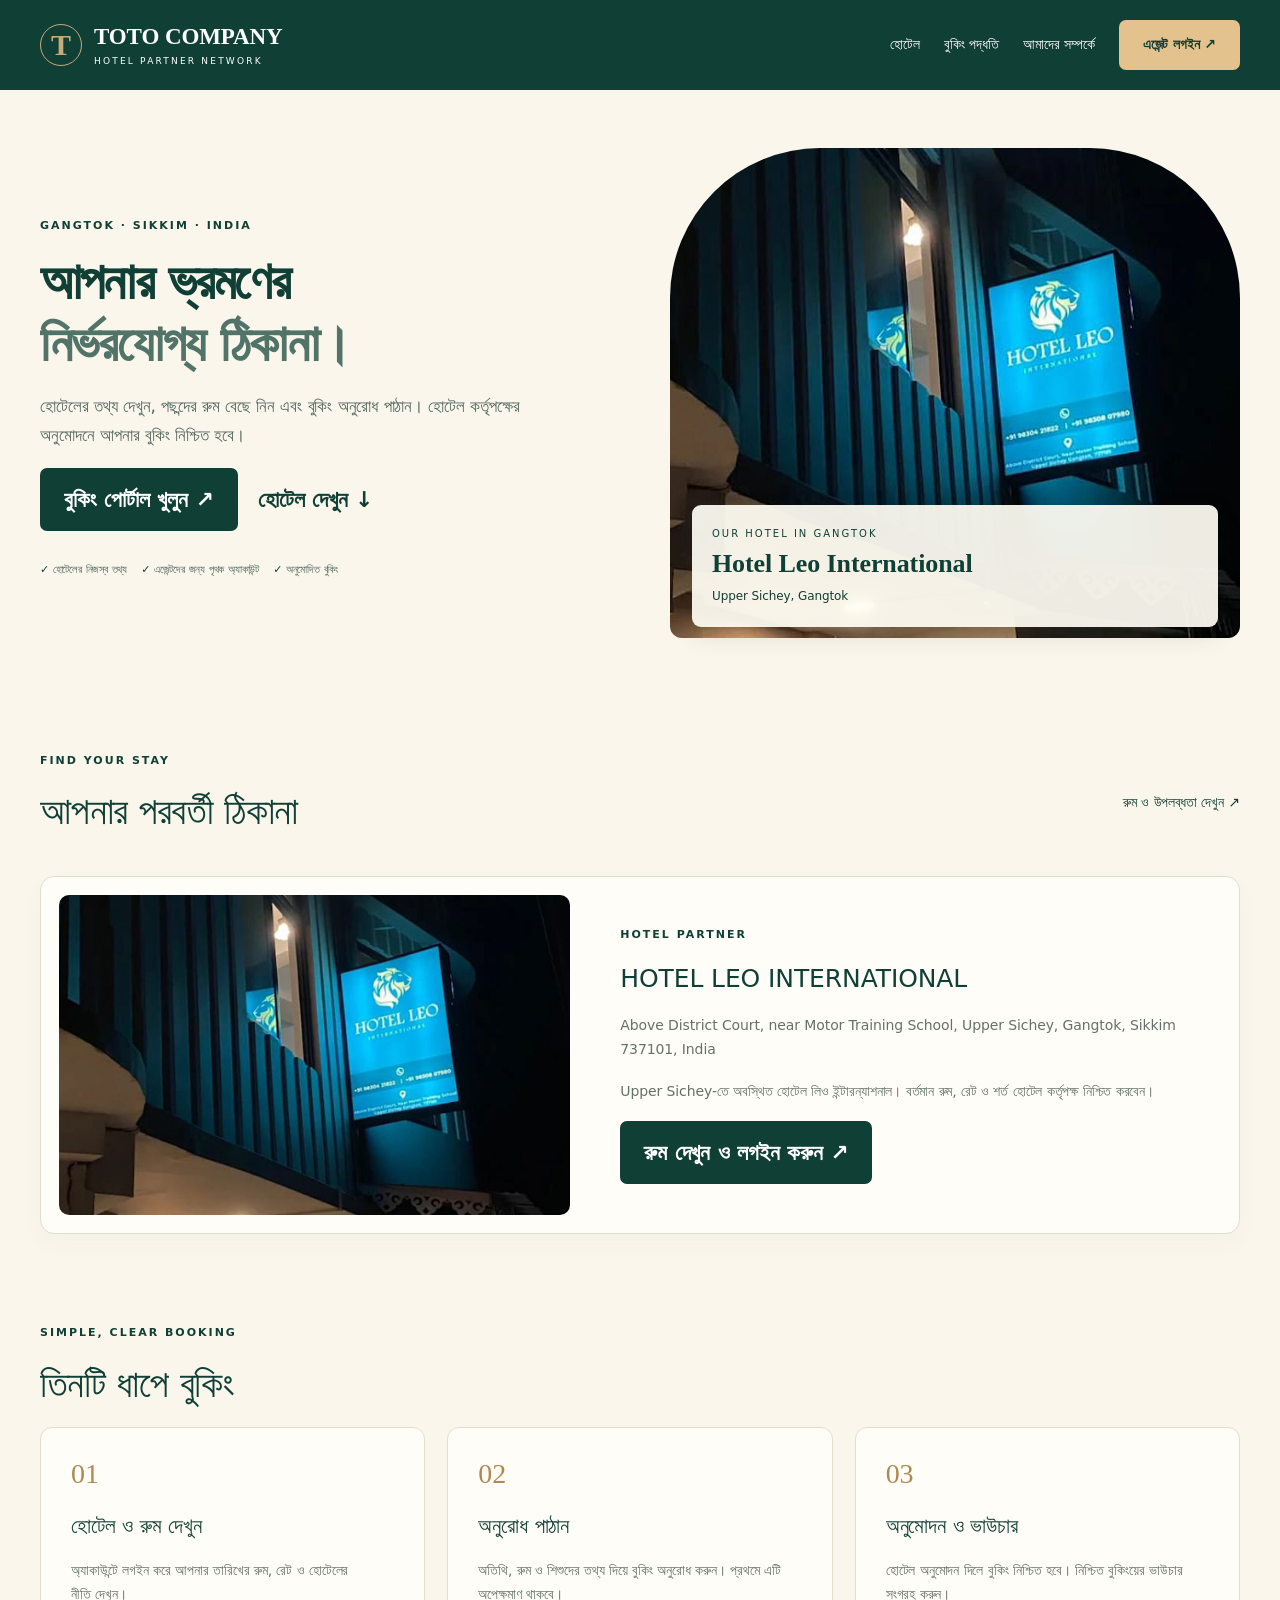
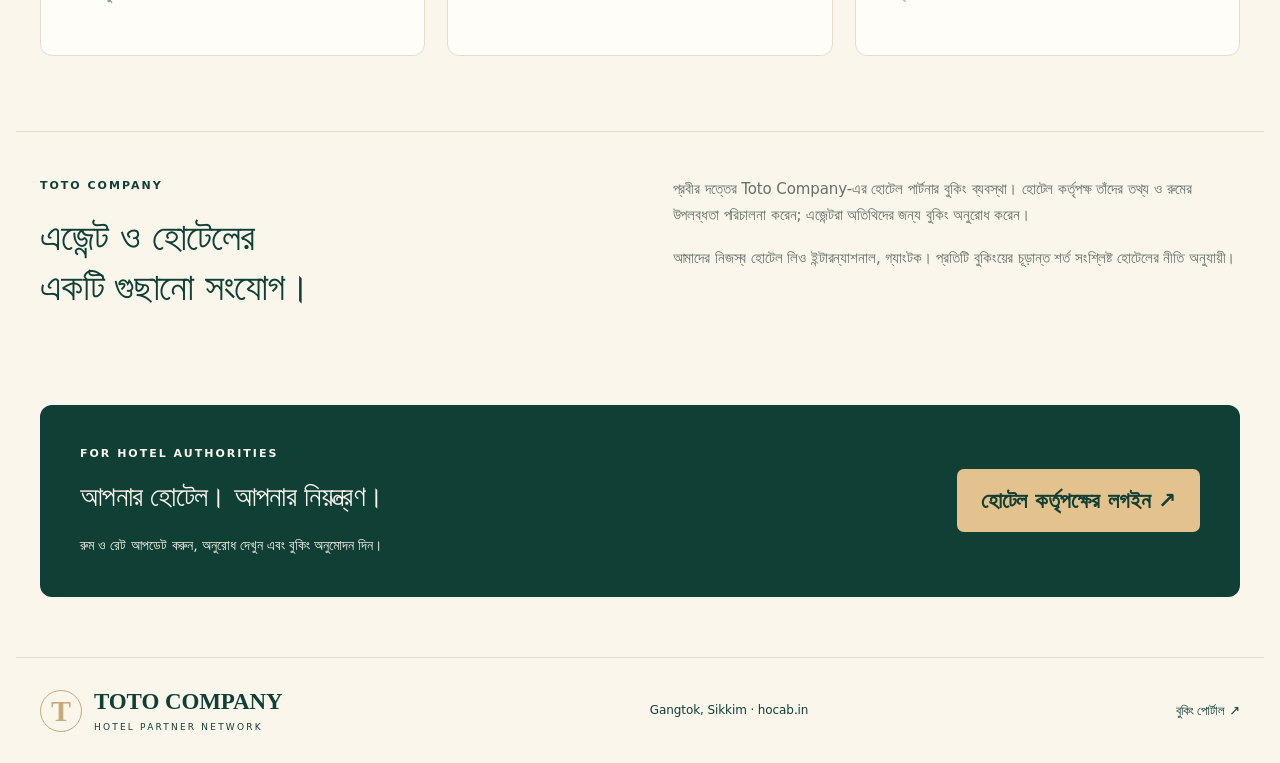
<file: wordpress/home-preview.html>
<!doctype html>
<html lang="en-US">
<head><meta charset="UTF-8"><meta name="viewport" content="width=device-width, initial-scale=1"><meta name="viewport" content="width=device-width, initial-scale=1" />
<meta name='robots' content='noindex, nofollow' />
<title>Toto Test</title>




<style id="wp-img-auto-sizes-contain-inline-css">
img:is([sizes=auto i],[sizes^="auto," i]){contain-intrinsic-size:3000px 1500px}
/*# sourceURL=wp-img-auto-sizes-contain-inline-css */
</style>

<style id="wp-emoji-styles-inline-css">

	img.wp-smiley, img.emoji {
		display: inline !important;
		border: none !important;
		box-shadow: none !important;
		height: 1em !important;
		width: 1em !important;
		margin: 0 0.07em !important;
		vertical-align: -0.1em !important;
		background: none !important;
		padding: 0 !important;
	}
/*# sourceURL=wp-emoji-styles-inline-css */
</style>
<style id="wp-block-library-inline-css">
:root{--wp-block-synced-color:#7a00df;--wp-block-synced-color--rgb:122,0,223;--wp-bound-block-color:var(--wp-block-synced-color);--wp-editor-canvas-background:#ddd;--wp-admin-theme-color:#007cba;--wp-admin-theme-color--rgb:0,124,186;--wp-admin-theme-color-darker-10:#006ba1;--wp-admin-theme-color-darker-10--rgb:0,107,160.5;--wp-admin-theme-color-darker-20:#005a87;--wp-admin-theme-color-darker-20--rgb:0,90,135;--wp-admin-border-width-focus:2px}@media (min-resolution:192dpi){:root{--wp-admin-border-width-focus:1.5px}}.wp-element-button{cursor:pointer}:root .has-very-light-gray-background-color{background-color:#eee}:root .has-very-dark-gray-background-color{background-color:#313131}:root .has-very-light-gray-color{color:#eee}:root .has-very-dark-gray-color{color:#313131}:root .has-vivid-green-cyan-to-vivid-cyan-blue-gradient-background{background:linear-gradient(135deg,#00d084,#0693e3)}:root .has-purple-crush-gradient-background{background:linear-gradient(135deg,#34e2e4,#4721fb 50%,#ab1dfe)}:root .has-hazy-dawn-gradient-background{background:linear-gradient(135deg,#faaca8,#dad0ec)}:root .has-subdued-olive-gradient-background{background:linear-gradient(135deg,#fafae1,#67a671)}:root .has-atomic-cream-gradient-background{background:linear-gradient(135deg,#fdd79a,#004a59)}:root .has-nightshade-gradient-background{background:linear-gradient(135deg,#330968,#31cdcf)}:root .has-midnight-gradient-background{background:linear-gradient(135deg,#020381,#2874fc)}:root{--wp--preset--font-size--normal:16px;--wp--preset--font-size--huge:42px}.has-regular-font-size{font-size:1em}.has-larger-font-size{font-size:2.625em}.has-normal-font-size{font-size:var(--wp--preset--font-size--normal)}.has-huge-font-size{font-size:var(--wp--preset--font-size--huge)}:root .has-text-align-center{text-align:center}:root .has-text-align-left{text-align:left}:root .has-text-align-right{text-align:right}.has-fit-text{white-space:nowrap!important}#end-resizable-editor-section{display:none}.aligncenter{clear:both}.items-justified-left{justify-content:flex-start}.items-justified-center{justify-content:center}.items-justified-right{justify-content:flex-end}.items-justified-space-between{justify-content:space-between}.screen-reader-text{word-wrap:normal!important;border:0;clip-path:inset(50%);height:1px;margin:-1px;overflow:hidden;padding:0;position:absolute;width:1px;word-break:normal!important}.screen-reader-text:focus{background-color:#ddd;clip-path:none;color:#444;display:block;font-size:1em;height:auto;left:5px;line-height:normal;padding:15px 23px 14px;text-decoration:none;top:5px;width:auto;z-index:100000}html :where(.has-border-color){border-style:solid}html :where([style^=border-color],[style*=";border-color"],[style*="; border-color"]){border-style:solid}html :where([style^=border-top-color],[style*=";border-top-color"],[style*="; border-top-color"]){border-top-style:solid}html :where([style^=border-right-color],[style*=";border-right-color"],[style*="; border-right-color"]){border-right-style:solid}html :where([style^=border-bottom-color],[style*=";border-bottom-color"],[style*="; border-bottom-color"]){border-bottom-style:solid}html :where([style^=border-left-color],[style*=";border-left-color"],[style*="; border-left-color"]){border-left-style:solid}html :where([style^=border-width],[style*=";border-width"],[style*="; border-width"]){border-style:solid}html :where([style^=border-top-width],[style*=";border-top-width"],[style*="; border-top-width"]){border-top-style:solid}html :where([style^=border-right-width],[style*=";border-right-width"],[style*="; border-right-width"]){border-right-style:solid}html :where([style^=border-bottom-width],[style*=";border-bottom-width"],[style*="; border-bottom-width"]){border-bottom-style:solid}html :where([style^=border-left-width],[style*=";border-left-width"],[style*="; border-left-width"]){border-left-style:solid}html :where(img[class*=wp-image-]){height:auto;max-width:100%}:where(figure){margin:0 0 1em}html :where(.is-position-sticky){--wp-admin--admin-bar--position-offset:var(--wp-admin--admin-bar--height,0px)}@media screen and (max-width:600px){html :where(.is-position-sticky){--wp-admin--admin-bar--position-offset:0px}}
/*# sourceURL=/wp-includes/css/dist/block-library/common.min.css */
</style>
<style id="global-styles-inline-css">
:root{--wp--preset--aspect-ratio--square: 1;--wp--preset--aspect-ratio--4-3: 4/3;--wp--preset--aspect-ratio--3-4: 3/4;--wp--preset--aspect-ratio--3-2: 3/2;--wp--preset--aspect-ratio--2-3: 2/3;--wp--preset--aspect-ratio--16-9: 16/9;--wp--preset--aspect-ratio--9-16: 9/16;--wp--preset--color--black: #000000;--wp--preset--color--cyan-bluish-gray: #abb8c3;--wp--preset--color--white: #ffffff;--wp--preset--color--pale-pink: #f78da7;--wp--preset--color--vivid-red: #cf2e2e;--wp--preset--color--luminous-vivid-orange: #ff6900;--wp--preset--color--luminous-vivid-amber: #fcb900;--wp--preset--color--light-green-cyan: #7bdcb5;--wp--preset--color--vivid-green-cyan: #00d084;--wp--preset--color--pale-cyan-blue: #8ed1fc;--wp--preset--color--vivid-cyan-blue: #0693e3;--wp--preset--color--vivid-purple: #9b51e0;--wp--preset--color--base: #FFFFFF;--wp--preset--color--contrast: #111111;--wp--preset--color--accent-1: #FFEE58;--wp--preset--color--accent-2: #F6CFF4;--wp--preset--color--accent-3: #503AA8;--wp--preset--color--accent-4: #686868;--wp--preset--color--accent-5: #FBFAF3;--wp--preset--color--accent-6: color-mix(in srgb, currentColor 20%, transparent);--wp--preset--gradient--vivid-cyan-blue-to-vivid-purple: linear-gradient(135deg,rgb(6,147,227) 0%,rgb(155,81,224) 100%);--wp--preset--gradient--light-green-cyan-to-vivid-green-cyan: linear-gradient(135deg,rgb(122,220,180) 0%,rgb(0,208,130) 100%);--wp--preset--gradient--luminous-vivid-amber-to-luminous-vivid-orange: linear-gradient(135deg,rgb(252,185,0) 0%,rgb(255,105,0) 100%);--wp--preset--gradient--luminous-vivid-orange-to-vivid-red: linear-gradient(135deg,rgb(255,105,0) 0%,rgb(207,46,46) 100%);--wp--preset--gradient--very-light-gray-to-cyan-bluish-gray: linear-gradient(135deg,rgb(238,238,238) 0%,rgb(169,184,195) 100%);--wp--preset--gradient--cool-to-warm-spectrum: linear-gradient(135deg,rgb(74,234,220) 0%,rgb(151,120,209) 20%,rgb(207,42,186) 40%,rgb(238,44,130) 60%,rgb(251,105,98) 80%,rgb(254,248,76) 100%);--wp--preset--gradient--blush-light-purple: linear-gradient(135deg,rgb(255,206,236) 0%,rgb(152,150,240) 100%);--wp--preset--gradient--blush-bordeaux: linear-gradient(135deg,rgb(254,205,165) 0%,rgb(254,45,45) 50%,rgb(107,0,62) 100%);--wp--preset--gradient--luminous-dusk: linear-gradient(135deg,rgb(255,203,112) 0%,rgb(199,81,192) 50%,rgb(65,88,208) 100%);--wp--preset--gradient--pale-ocean: linear-gradient(135deg,rgb(255,245,203) 0%,rgb(182,227,212) 50%,rgb(51,167,181) 100%);--wp--preset--gradient--electric-grass: linear-gradient(135deg,rgb(202,248,128) 0%,rgb(113,206,126) 100%);--wp--preset--gradient--midnight: linear-gradient(135deg,rgb(2,3,129) 0%,rgb(40,116,252) 100%);--wp--preset--font-size--small: 0.875rem;--wp--preset--font-size--medium: clamp(1rem, 1rem + ((1vw - 0.2rem) * 0.196), 1.125rem);--wp--preset--font-size--large: clamp(1.125rem, 1.125rem + ((1vw - 0.2rem) * 0.392), 1.375rem);--wp--preset--font-size--x-large: clamp(1.75rem, 1.75rem + ((1vw - 0.2rem) * 0.392), 2rem);--wp--preset--font-size--xx-large: clamp(2.15rem, 2.15rem + ((1vw - 0.2rem) * 1.333), 3rem);--wp--preset--font-family--manrope: Manrope, sans-serif;--wp--preset--font-family--fira-code: "Fira Code", monospace;--wp--preset--spacing--20: 10px;--wp--preset--spacing--30: 20px;--wp--preset--spacing--40: 30px;--wp--preset--spacing--50: clamp(30px, 5vw, 50px);--wp--preset--spacing--60: clamp(30px, 7vw, 70px);--wp--preset--spacing--70: clamp(50px, 7vw, 90px);--wp--preset--spacing--80: clamp(70px, 10vw, 140px);--wp--preset--shadow--natural: 6px 6px 9px rgba(0, 0, 0, 0.2);--wp--preset--shadow--deep: 12px 12px 50px rgba(0, 0, 0, 0.4);--wp--preset--shadow--sharp: 6px 6px 0px rgba(0, 0, 0, 0.2);--wp--preset--shadow--outlined: 6px 6px 0px -3px rgb(255, 255, 255), 6px 6px rgb(0, 0, 0);--wp--preset--shadow--crisp: 6px 6px 0px rgb(0, 0, 0);}.wp-block-button{--wp--preset--dimension--25: 25%;--wp--preset--dimension--50: 50%;--wp--preset--dimension--75: 75%;--wp--preset--dimension--100: 100%;}:root { --wp--style--global--content-size: 645px;--wp--style--global--wide-size: 1340px; }:where(body) { margin: 0; }.wp-site-blocks { padding-top: var(--wp--style--root--padding-top); padding-bottom: var(--wp--style--root--padding-bottom); }.has-global-padding { padding-right: var(--wp--style--root--padding-right); padding-left: var(--wp--style--root--padding-left); }.has-global-padding > .alignfull { margin-right: calc(var(--wp--style--root--padding-right) * -1); margin-left: calc(var(--wp--style--root--padding-left) * -1); }.has-global-padding :where(:not(.alignfull.is-layout-flow) > .has-global-padding:not(.wp-block-block, .alignfull)) { padding-right: 0; padding-left: 0; }.has-global-padding :where(:not(.alignfull.is-layout-flow) > .has-global-padding:not(.wp-block-block, .alignfull)) > .alignfull { margin-left: 0; margin-right: 0; }.wp-site-blocks > .alignleft { float: left; margin-right: 2em; }.wp-site-blocks > .alignright { float: right; margin-left: 2em; }.wp-site-blocks > .aligncenter { justify-content: center; margin-left: auto; margin-right: auto; }:where(.wp-site-blocks) > * { margin-block-start: 1.2rem; margin-block-end: 0; }:where(.wp-site-blocks) > :first-child { margin-block-start: 0; }:where(.wp-site-blocks) > :last-child { margin-block-end: 0; }:root { --wp--style--block-gap: 1.2rem; }:root :where(.is-layout-flow) > :first-child{margin-block-start: 0;}:root :where(.is-layout-flow) > :last-child{margin-block-end: 0;}:root :where(.is-layout-flow) > *{margin-block-start: 1.2rem;margin-block-end: 0;}:root :where(.is-layout-constrained) > :first-child{margin-block-start: 0;}:root :where(.is-layout-constrained) > :last-child{margin-block-end: 0;}:root :where(.is-layout-constrained) > *{margin-block-start: 1.2rem;margin-block-end: 0;}:root :where(.is-layout-flex){gap: 1.2rem;}:root :where(.is-layout-grid){gap: 1.2rem;}.is-layout-flow > .alignleft{float: left;margin-inline-start: 0;margin-inline-end: 2em;}.is-layout-flow > .alignright{float: right;margin-inline-start: 2em;margin-inline-end: 0;}.is-layout-flow > .aligncenter{margin-left: auto !important;margin-right: auto !important;}.is-layout-constrained > .alignleft{float: left;margin-inline-start: 0;margin-inline-end: 2em;}.is-layout-constrained > .alignright{float: right;margin-inline-start: 2em;margin-inline-end: 0;}.is-layout-constrained > .aligncenter{margin-left: auto !important;margin-right: auto !important;}.is-layout-constrained > :where(:not(.alignleft):not(.alignright):not(.alignfull)){max-width: var(--wp--style--global--content-size);margin-left: auto !important;margin-right: auto !important;}.is-layout-constrained > .alignwide{max-width: var(--wp--style--global--wide-size);}body .is-layout-flex{display: flex;}.is-layout-flex{flex-wrap: wrap;align-items: center;}.is-layout-flex > :is(*, div){margin: 0;}body .is-layout-grid{display: grid;}.is-layout-grid > :is(*, div){margin: 0;}body{background-color: var(--wp--preset--color--base);color: var(--wp--preset--color--contrast);font-family: var(--wp--preset--font-family--manrope);font-size: var(--wp--preset--font-size--large);font-weight: 300;letter-spacing: -0.1px;line-height: 1.4;--wp--style--root--padding-top: 0px;--wp--style--root--padding-right: var(--wp--preset--spacing--50);--wp--style--root--padding-bottom: 0px;--wp--style--root--padding-left: var(--wp--preset--spacing--50);}a:where(:not(.wp-element-button)){color: currentColor;}:root :where(a:where(:not(.wp-element-button)):hover){text-decoration: none;}h1, h2, h3, h4, h5, h6{font-weight: 400;letter-spacing: -0.1px;line-height: 1.125;}h1{font-size: var(--wp--preset--font-size--xx-large);}h2{font-size: var(--wp--preset--font-size--x-large);}h3{font-size: var(--wp--preset--font-size--large);}h4{font-size: var(--wp--preset--font-size--medium);}h5{font-size: var(--wp--preset--font-size--small);letter-spacing: 0.5px;}h6{font-size: var(--wp--preset--font-size--small);font-weight: 700;letter-spacing: 1.4px;text-transform: uppercase;}:root :where(.wp-element-button, .wp-block-button__link){background-color: var(--wp--preset--color--contrast);border-width: 0;color: var(--wp--preset--color--base);font-family: inherit;font-size: var(--wp--preset--font-size--medium);font-style: inherit;font-weight: inherit;letter-spacing: inherit;line-height: inherit;padding-top: 1rem;padding-right: 2.25rem;padding-bottom: 1rem;padding-left: 2.25rem;text-decoration: none;text-transform: inherit;}:root :where(.wp-element-button:hover, .wp-block-button__link:hover){background-color: color-mix(in srgb, var(--wp--preset--color--contrast) 85%, transparent);border-color: transparent;color: var(--wp--preset--color--base);}:root :where(.wp-element-button:focus, .wp-block-button__link:focus){outline-color: var(--wp--preset--color--accent-4);outline-offset: 2px;}:root :where(.wp-element-caption, .wp-block-audio figcaption, .wp-block-embed figcaption, .wp-block-gallery figcaption, .wp-block-image figcaption, .wp-block-table figcaption, .wp-block-video figcaption){font-size: var(--wp--preset--font-size--small);line-height: 1.4;}.has-black-color{color: var(--wp--preset--color--black) !important;}.has-cyan-bluish-gray-color{color: var(--wp--preset--color--cyan-bluish-gray) !important;}.has-white-color{color: var(--wp--preset--color--white) !important;}.has-pale-pink-color{color: var(--wp--preset--color--pale-pink) !important;}.has-vivid-red-color{color: var(--wp--preset--color--vivid-red) !important;}.has-luminous-vivid-orange-color{color: var(--wp--preset--color--luminous-vivid-orange) !important;}.has-luminous-vivid-amber-color{color: var(--wp--preset--color--luminous-vivid-amber) !important;}.has-light-green-cyan-color{color: var(--wp--preset--color--light-green-cyan) !important;}.has-vivid-green-cyan-color{color: var(--wp--preset--color--vivid-green-cyan) !important;}.has-pale-cyan-blue-color{color: var(--wp--preset--color--pale-cyan-blue) !important;}.has-vivid-cyan-blue-color{color: var(--wp--preset--color--vivid-cyan-blue) !important;}.has-vivid-purple-color{color: var(--wp--preset--color--vivid-purple) !important;}.has-base-color{color: var(--wp--preset--color--base) !important;}.has-contrast-color{color: var(--wp--preset--color--contrast) !important;}.has-accent-1-color{color: var(--wp--preset--color--accent-1) !important;}.has-accent-2-color{color: var(--wp--preset--color--accent-2) !important;}.has-accent-3-color{color: var(--wp--preset--color--accent-3) !important;}.has-accent-4-color{color: var(--wp--preset--color--accent-4) !important;}.has-accent-5-color{color: var(--wp--preset--color--accent-5) !important;}.has-accent-6-color{color: var(--wp--preset--color--accent-6) !important;}.has-black-background-color{background-color: var(--wp--preset--color--black) !important;}.has-cyan-bluish-gray-background-color{background-color: var(--wp--preset--color--cyan-bluish-gray) !important;}.has-white-background-color{background-color: var(--wp--preset--color--white) !important;}.has-pale-pink-background-color{background-color: var(--wp--preset--color--pale-pink) !important;}.has-vivid-red-background-color{background-color: var(--wp--preset--color--vivid-red) !important;}.has-luminous-vivid-orange-background-color{background-color: var(--wp--preset--color--luminous-vivid-orange) !important;}.has-luminous-vivid-amber-background-color{background-color: var(--wp--preset--color--luminous-vivid-amber) !important;}.has-light-green-cyan-background-color{background-color: var(--wp--preset--color--light-green-cyan) !important;}.has-vivid-green-cyan-background-color{background-color: var(--wp--preset--color--vivid-green-cyan) !important;}.has-pale-cyan-blue-background-color{background-color: var(--wp--preset--color--pale-cyan-blue) !important;}.has-vivid-cyan-blue-background-color{background-color: var(--wp--preset--color--vivid-cyan-blue) !important;}.has-vivid-purple-background-color{background-color: var(--wp--preset--color--vivid-purple) !important;}.has-base-background-color{background-color: var(--wp--preset--color--base) !important;}.has-contrast-background-color{background-color: var(--wp--preset--color--contrast) !important;}.has-accent-1-background-color{background-color: var(--wp--preset--color--accent-1) !important;}.has-accent-2-background-color{background-color: var(--wp--preset--color--accent-2) !important;}.has-accent-3-background-color{background-color: var(--wp--preset--color--accent-3) !important;}.has-accent-4-background-color{background-color: var(--wp--preset--color--accent-4) !important;}.has-accent-5-background-color{background-color: var(--wp--preset--color--accent-5) !important;}.has-accent-6-background-color{background-color: var(--wp--preset--color--accent-6) !important;}.has-black-border-color{border-color: var(--wp--preset--color--black) !important;}.has-cyan-bluish-gray-border-color{border-color: var(--wp--preset--color--cyan-bluish-gray) !important;}.has-white-border-color{border-color: var(--wp--preset--color--white) !important;}.has-pale-pink-border-color{border-color: var(--wp--preset--color--pale-pink) !important;}.has-vivid-red-border-color{border-color: var(--wp--preset--color--vivid-red) !important;}.has-luminous-vivid-orange-border-color{border-color: var(--wp--preset--color--luminous-vivid-orange) !important;}.has-luminous-vivid-amber-border-color{border-color: var(--wp--preset--color--luminous-vivid-amber) !important;}.has-light-green-cyan-border-color{border-color: var(--wp--preset--color--light-green-cyan) !important;}.has-vivid-green-cyan-border-color{border-color: var(--wp--preset--color--vivid-green-cyan) !important;}.has-pale-cyan-blue-border-color{border-color: var(--wp--preset--color--pale-cyan-blue) !important;}.has-vivid-cyan-blue-border-color{border-color: var(--wp--preset--color--vivid-cyan-blue) !important;}.has-vivid-purple-border-color{border-color: var(--wp--preset--color--vivid-purple) !important;}.has-base-border-color{border-color: var(--wp--preset--color--base) !important;}.has-contrast-border-color{border-color: var(--wp--preset--color--contrast) !important;}.has-accent-1-border-color{border-color: var(--wp--preset--color--accent-1) !important;}.has-accent-2-border-color{border-color: var(--wp--preset--color--accent-2) !important;}.has-accent-3-border-color{border-color: var(--wp--preset--color--accent-3) !important;}.has-accent-4-border-color{border-color: var(--wp--preset--color--accent-4) !important;}.has-accent-5-border-color{border-color: var(--wp--preset--color--accent-5) !important;}.has-accent-6-border-color{border-color: var(--wp--preset--color--accent-6) !important;}.has-vivid-cyan-blue-to-vivid-purple-gradient-background{background: var(--wp--preset--gradient--vivid-cyan-blue-to-vivid-purple) !important;}.has-light-green-cyan-to-vivid-green-cyan-gradient-background{background: var(--wp--preset--gradient--light-green-cyan-to-vivid-green-cyan) !important;}.has-luminous-vivid-amber-to-luminous-vivid-orange-gradient-background{background: var(--wp--preset--gradient--luminous-vivid-amber-to-luminous-vivid-orange) !important;}.has-luminous-vivid-orange-to-vivid-red-gradient-background{background: var(--wp--preset--gradient--luminous-vivid-orange-to-vivid-red) !important;}.has-very-light-gray-to-cyan-bluish-gray-gradient-background{background: var(--wp--preset--gradient--very-light-gray-to-cyan-bluish-gray) !important;}.has-cool-to-warm-spectrum-gradient-background{background: var(--wp--preset--gradient--cool-to-warm-spectrum) !important;}.has-blush-light-purple-gradient-background{background: var(--wp--preset--gradient--blush-light-purple) !important;}.has-blush-bordeaux-gradient-background{background: var(--wp--preset--gradient--blush-bordeaux) !important;}.has-luminous-dusk-gradient-background{background: var(--wp--preset--gradient--luminous-dusk) !important;}.has-pale-ocean-gradient-background{background: var(--wp--preset--gradient--pale-ocean) !important;}.has-electric-grass-gradient-background{background: var(--wp--preset--gradient--electric-grass) !important;}.has-midnight-gradient-background{background: var(--wp--preset--gradient--midnight) !important;}.has-small-font-size{font-size: var(--wp--preset--font-size--small) !important;}.has-medium-font-size{font-size: var(--wp--preset--font-size--medium) !important;}.has-large-font-size{font-size: var(--wp--preset--font-size--large) !important;}.has-x-large-font-size{font-size: var(--wp--preset--font-size--x-large) !important;}.has-xx-large-font-size{font-size: var(--wp--preset--font-size--xx-large) !important;}.has-manrope-font-family{font-family: var(--wp--preset--font-family--manrope) !important;}.has-fira-code-font-family{font-family: var(--wp--preset--font-family--fira-code) !important;}
/*# sourceURL=global-styles-inline-css */
</style>
<style id="wp-block-template-skip-link-inline-css">
/*! This file is auto-generated */
.skip-link.screen-reader-text{border:0;clip-path:inset(50%);height:1px;margin:-1px;overflow:hidden;padding:0;position:absolute!important;width:1px;word-wrap:normal!important;word-break:normal!important}.skip-link.screen-reader-text:focus{background-color:#eee;clip-path:none;color:#444;display:block;font-size:1em;height:auto;left:5px;line-height:normal;padding:15px 23px 14px;text-decoration:none;top:5px;width:auto;z-index:100000}
/*# sourceURL=/wp-includes/css/wp-block-template-skip-link.min.css */
</style>
<style id="twentytwentyfive-style-inline-css">
a{text-decoration-thickness:1px!important;text-underline-offset:.1em}:where(.wp-site-blocks :focus){outline-width:2px;outline-style:solid}.wp-block-navigation .wp-block-navigation-submenu .wp-block-navigation-item:not(:last-child){margin-bottom:3px}.wp-block-navigation .wp-block-navigation-item .wp-block-navigation-item__content{outline-offset:4px}.wp-block-navigation .wp-block-navigation-item ul.wp-block-navigation__submenu-container .wp-block-navigation-item__content{outline-offset:0}blockquote,caption,figcaption,h1,h2,h3,h4,h5,h6,p{text-wrap:pretty}.more-link{display:block}:where(pre){overflow-x:auto}
/*# sourceURL=https://hocab.in/wp-content/themes/twentytwentyfive/style.min.css */
</style>

<meta name="generator" content="WordPress 7.1.2" />


<style class="wp-fonts-local">
@font-face{font-family:Manrope;font-style:normal;font-weight:200 800;font-display:fallback;src:url('https://hocab.in/wp-content/themes/twentytwentyfive/assets/fonts/manrope/Manrope-VariableFont_wght.woff2') format('woff2');}
@font-face{font-family:"Fira Code";font-style:normal;font-weight:300 700;font-display:fallback;src:url('https://hocab.in/wp-content/themes/twentytwentyfive/assets/fonts/fira-code/FiraCode-VariableFont_wght.woff2') format('woff2');}
</style>
<style>.toto-site{--green:#103f36;--gold:#e4c28d;--cream:#faf6ec;font-family:system-ui,-apple-system,sans-serif;background:var(--cream);color:var(--green);line-height:1.7}.toto-site *{box-sizing:border-box}.toto-site a{color:inherit;text-decoration:none}.toto-site h1,.toto-site h2,.toto-site h3,.toto-site p{margin:0 0 18px}.toto-site h1{font-size:clamp(36px,4vw,64px);line-height:1.2;font-weight:750;letter-spacing:-1.8px}.toto-site h1 em{font-style:normal;color:#527368}.toto-site h2{font-size:clamp(27px,3vw,39px);line-height:1.3;letter-spacing:-.7px}.toto-site h3{font-size:25px;line-height:1.4}.toto-site .tc-nav{background:var(--green);color:white;padding:20px max(24px,calc((100vw - 1200px)/2));display:flex;justify-content:space-between;align-items:center;gap:20px}.toto-site .tc-brand{display:flex;align-items:center;gap:12px;font-family:Georgia,serif;font-size:23px;font-weight:bold;line-height:1.2;white-space:nowrap}.toto-site .tc-brand small{display:block;font-family:system-ui,sans-serif;font-size:9px;letter-spacing:2.2px;margin-top:6px;font-weight:400}.toto-site .tc-mark{border:1px solid #c7aa7a;color:#c7aa7a;border-radius:50%;width:42px;height:42px;display:grid;place-items:center;font-size:30px}.toto-site nav{display:flex;align-items:center;gap:24px;font-size:14px}.toto-site .tc-button{display:inline-block;padding:13px 24px;border-radius:7px;background:var(--green);color:white;font-weight:600}.toto-site .tc-button.gold{background:var(--gold);color:var(--green)}.toto-site .tc-kicker{display:block;font-size:11px;letter-spacing:2px;font-weight:700;margin-bottom:16px}.toto-site .tc-hero{max-width:1248px;margin:auto;padding:58px 24px;display:grid;grid-template-columns:1fr 1fr;gap:60px;align-items:center}.toto-site .tc-hero p{max-width:500px;font-size:17px;color:#52665d}.toto-site .tc-text-link{display:inline-block;margin:12px 0 12px 20px;font-weight:600}.toto-site .tc-trust{display:flex;flex-wrap:wrap;gap:14px;font-size:11px;color:#52665d;margin-top:30px}.toto-site .tc-trust span:before{content:'✓ ';color:var(--green)}.toto-site .tc-hero-photo{position:relative;min-height:490px}.toto-site .tc-hero-photo>img{width:100%;height:490px;object-fit:cover;border-radius:150px 150px 12px 12px}.toto-site .tc-photo-label{position:absolute;bottom:22px;left:22px;right:22px;background:#fffdf4ed;padding:20px;border-radius:9px;box-shadow:0 8px 24px #16392b20}.toto-site .tc-photo-label small,.toto-site .tc-photo-label strong,.toto-site .tc-photo-label span{display:block}.toto-site .tc-photo-label small{font-size:10px;letter-spacing:2px}.toto-site .tc-photo-label strong{font-family:Georgia,serif;font-size:26px}.toto-site .tc-photo-label span{font-size:12px}.toto-site .tc-section{max-width:1248px;margin:auto;padding:45px 24px}.toto-site .tc-heading{display:flex;justify-content:space-between;align-items:center;gap:20px}.toto-site .tc-heading>a{font-size:14px}.toto-site .tc-hotel{display:grid;grid-template-columns:44% 1fr;gap:38px;padding:18px;background:#fffdf8;border:1px solid #e5ddcc;border-radius:14px;margin-top:22px;box-shadow:0 9px 25px #30433207}.toto-site .tc-hotel>img{width:100%;height:320px;object-fit:cover;border-radius:10px}.toto-site .tc-hotel>div{align-self:center;padding:18px 12px}.toto-site .tc-hotel p{font-size:14px;color:#637267}.toto-site .tc-steps{display:grid;grid-template-columns:repeat(3,1fr);gap:22px}.toto-site .tc-steps article{background:#fffdf8;border:1px solid #e5ddcc;border-radius:12px;padding:30px}.toto-site .tc-steps article>span{font:28px Georgia,serif;color:#ae8951;display:block;margin-bottom:22px}.toto-site .tc-steps h3{font-size:21px}.toto-site .tc-steps p{font-size:14px;color:#637267}.toto-site .tc-about{display:grid;grid-template-columns:1fr 1fr;gap:65px;border-top:1px solid #e5ddcc;margin-top:30px}.toto-site .tc-about p{font-size:15px;color:#637267}.toto-site .tc-partner{max-width:1200px;margin:30px auto 60px;padding:40px;background:var(--green);color:var(--cream);border-radius:12px;display:flex;align-items:center;justify-content:space-between;gap:24px}.toto-site .tc-partner h2{font-size:28px}.toto-site .tc-partner p{margin:0;font-size:14px}.toto-site .tc-footer{border-top:1px solid #e5ddcc;max-width:1248px;margin:auto;padding:30px 24px;display:flex;justify-content:space-between;align-items:center;gap:20px}.toto-site .tc-footer p{font-size:12px;margin:0}.toto-site .tc-footer>a:last-child{font-size:13px}.toto-site a:focus-visible{outline:3px solid #bd8b30;outline-offset:5px}@media(max-width:760px){.toto-site .tc-nav{padding:18px;flex-wrap:wrap}.toto-site nav{gap:14px;flex-wrap:wrap;font-size:12px}.toto-site nav .tc-button{padding:9px 12px}.toto-site .tc-hero{grid-template-columns:1fr;padding:35px 20px;gap:30px}.toto-site .tc-hero-photo{min-height:340px}.toto-site .tc-hero-photo>img{height:340px;border-radius:90px 90px 10px 10px}.toto-site .tc-section{padding:30px 20px}.toto-site .tc-heading{display:block}.toto-site .tc-hotel{grid-template-columns:1fr;gap:10px;padding:12px}.toto-site .tc-hotel>img{height:230px}.toto-site .tc-hotel>div{padding:12px}.toto-site .tc-steps,.toto-site .tc-about{grid-template-columns:1fr;gap:16px}.toto-site .tc-partner{margin:20px;padding:26px;display:block}.toto-site .tc-partner .tc-button{margin-top:24px}.toto-site .tc-footer{align-items:flex-start;flex-direction:column}}
</style></head>
<body class="home wp-singular page-template page-template-toto-company-home page-template-toto-company-home-php page page-id-11 wp-embed-responsive wp-theme-twentytwentyfive" style="margin:0;background:#edf3ef">
<div style="width:100%">
    <div class="toto-site">
      <header class="tc-nav"><a class="tc-brand" href="https://hocab.in/"><span class="tc-mark">T</span><span>TOTO COMPANY<small>HOTEL PARTNER NETWORK</small></span></a><nav aria-label="প্রধান মেনু"><a href="#hotels">হোটেল</a><a href="#how">বুকিং পদ্ধতি</a><a href="#about">আমাদের সম্পর্কে</a><a class="tc-button gold" href="https://hocab.in/toto-hotel-booking/">এজেন্ট লগইন ↗</a></nav></header>
      <section class="tc-hero"><div><span class="tc-kicker">GANGTOK · SIKKIM · INDIA</span><h1>আপনার ভ্রমণের<br><em>নির্ভরযোগ্য ঠিকানা।</em></h1><p>হোটেলের তথ্য দেখুন, পছন্দের রুম বেছে নিন এবং বুকিং অনুরোধ পাঠান। হোটেল কর্তৃপক্ষের অনুমোদনে আপনার বুকিং নিশ্চিত হবে।</p><a class="tc-button" href="https://hocab.in/toto-hotel-booking/">বুকিং পোর্টাল খুলুন ↗</a><a class="tc-text-link" href="#hotels">হোটেল দেখুন ↓</a><div class="tc-trust"><span>হোটেলের নিজস্ব তথ্য</span><span>এজেন্টদের জন্য পৃথক অ্যাকাউন্ট</span><span>অনুমোদিত বুকিং</span></div></div><div class="tc-hero-photo"><img src="[data-uri]" alt="হোটেল লিও ইন্টারন্যাশনালের প্রকাশিত বাইরের ছবি"><div class="tc-photo-label"><small>OUR HOTEL IN GANGTOK</small><strong>Hotel Leo International</strong><span>Upper Sichey, Gangtok</span></div></div></section>
      <section id="hotels" class="tc-section"><div class="tc-heading"><div><span class="tc-kicker">FIND YOUR STAY</span><h2>আপনার পরবর্তী ঠিকানা</h2></div><a href="https://hocab.in/toto-hotel-booking/">রুম ও উপলব্ধতা দেখুন ↗</a></div>
              <article class="tc-hotel"><img loading="lazy" src="[data-uri]" alt="HOTEL LEO INTERNATIONAL"><div><span class="tc-kicker">HOTEL PARTNER</span><h3>HOTEL LEO INTERNATIONAL</h3><p>Above District Court, near Motor Training School, Upper Sichey, Gangtok, Sikkim 737101, India</p><p>Upper Sichey-তে অবস্থিত হোটেল লিও ইন্টারন্যাশনাল। বর্তমান রুম, রেট ও শর্ত হোটেল কর্তৃপক্ষ নিশ্চিত করবেন।</p><a class="tc-button" href="https://hocab.in/toto-hotel-booking/">রুম দেখুন ও লগইন করুন ↗</a></div></article>
      </section>
      <section id="how" class="tc-section"><span class="tc-kicker">SIMPLE, CLEAR BOOKING</span><h2>তিনটি ধাপে বুকিং</h2><div class="tc-steps"><article><span>01</span><h3>হোটেল ও রুম দেখুন</h3><p>অ্যাকাউন্টে লগইন করে আপনার তারিখের রুম, রেট ও হোটেলের নীতি দেখুন।</p></article><article><span>02</span><h3>অনুরোধ পাঠান</h3><p>অতিথি, রুম ও শিশুদের তথ্য দিয়ে বুকিং অনুরোধ করুন। প্রথমে এটি অপেক্ষমাণ থাকবে।</p></article><article><span>03</span><h3>অনুমোদন ও ভাউচার</h3><p>হোটেল অনুমোদন দিলে বুকিং নিশ্চিত হবে। নিশ্চিত বুকিংয়ের ভাউচার সংগ্রহ করুন।</p></article></div></section>
      <section id="about" class="tc-about tc-section"><div><span class="tc-kicker">TOTO COMPANY</span><h2>এজেন্ট ও হোটেলের<br>একটি গুছানো সংযোগ।</h2></div><div><p>প্রবীর দত্তের Toto Company-এর হোটেল পার্টনার বুকিং ব্যবস্থা। হোটেল কর্তৃপক্ষ তাঁদের তথ্য ও রুমের উপলব্ধতা পরিচালনা করেন; এজেন্টরা অতিথিদের জন্য বুকিং অনুরোধ করেন।</p><p>আমাদের নিজস্ব হোটেল লিও ইন্টারন্যাশনাল, গ্যাংটক। প্রতিটি বুকিংয়ের চূড়ান্ত শর্ত সংশ্লিষ্ট হোটেলের নীতি অনুযায়ী।</p></div></section>
      <section class="tc-partner"><div><span class="tc-kicker">FOR HOTEL AUTHORITIES</span><h2>আপনার হোটেল। আপনার নিয়ন্ত্রণ।</h2><p>রুম ও রেট আপডেট করুন, অনুরোধ দেখুন এবং বুকিং অনুমোদন দিন।</p></div><a class="tc-button gold" href="https://hocab.in/toto-hotel-booking/">হোটেল কর্তৃপক্ষের লগইন ↗</a></section>
      <footer class="tc-footer"><a class="tc-brand" href="https://hocab.in/"><span class="tc-mark">T</span><span>TOTO COMPANY<small>HOTEL PARTNER NETWORK</small></span></a><p>Gangtok, Sikkim · hocab.in</p><a href="https://hocab.in/toto-hotel-booking/">বুকিং পোর্টাল ↗</a></footer>
    </div>
    </div>


</body></html>
</file>
